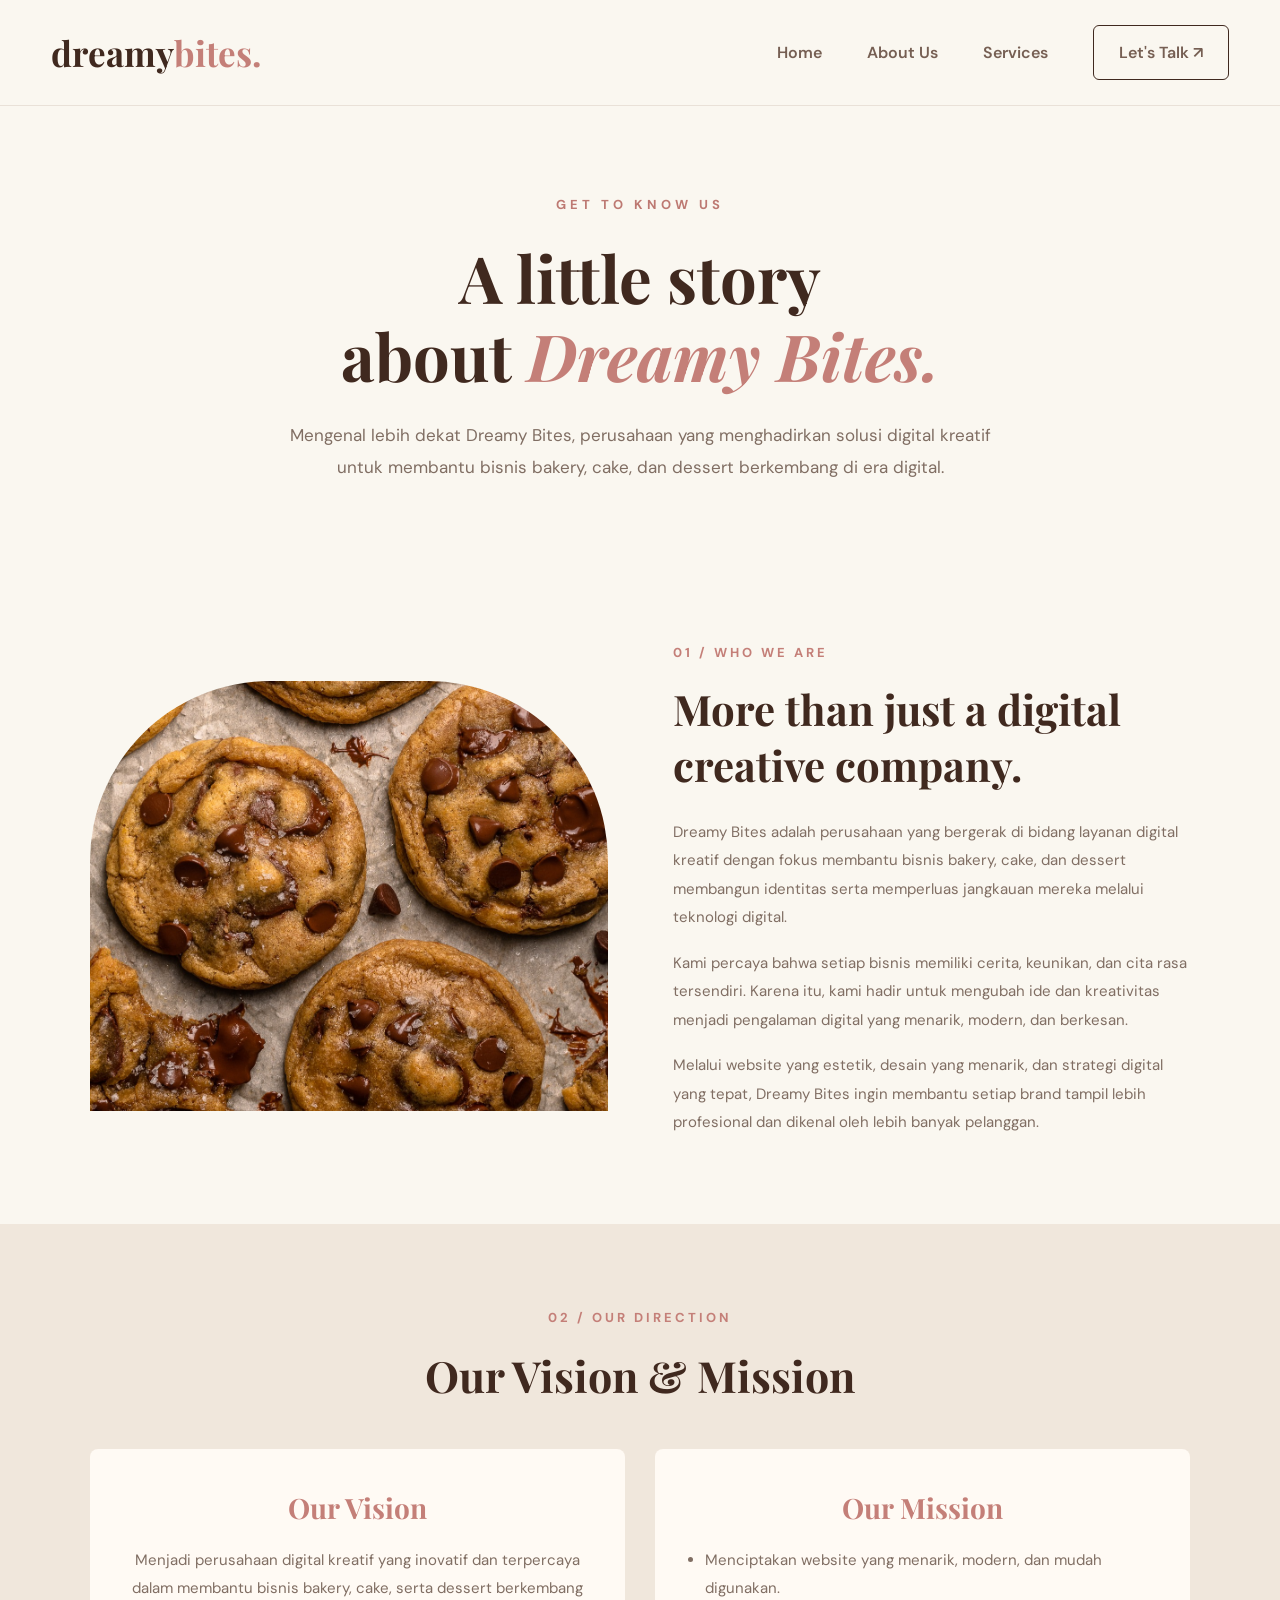
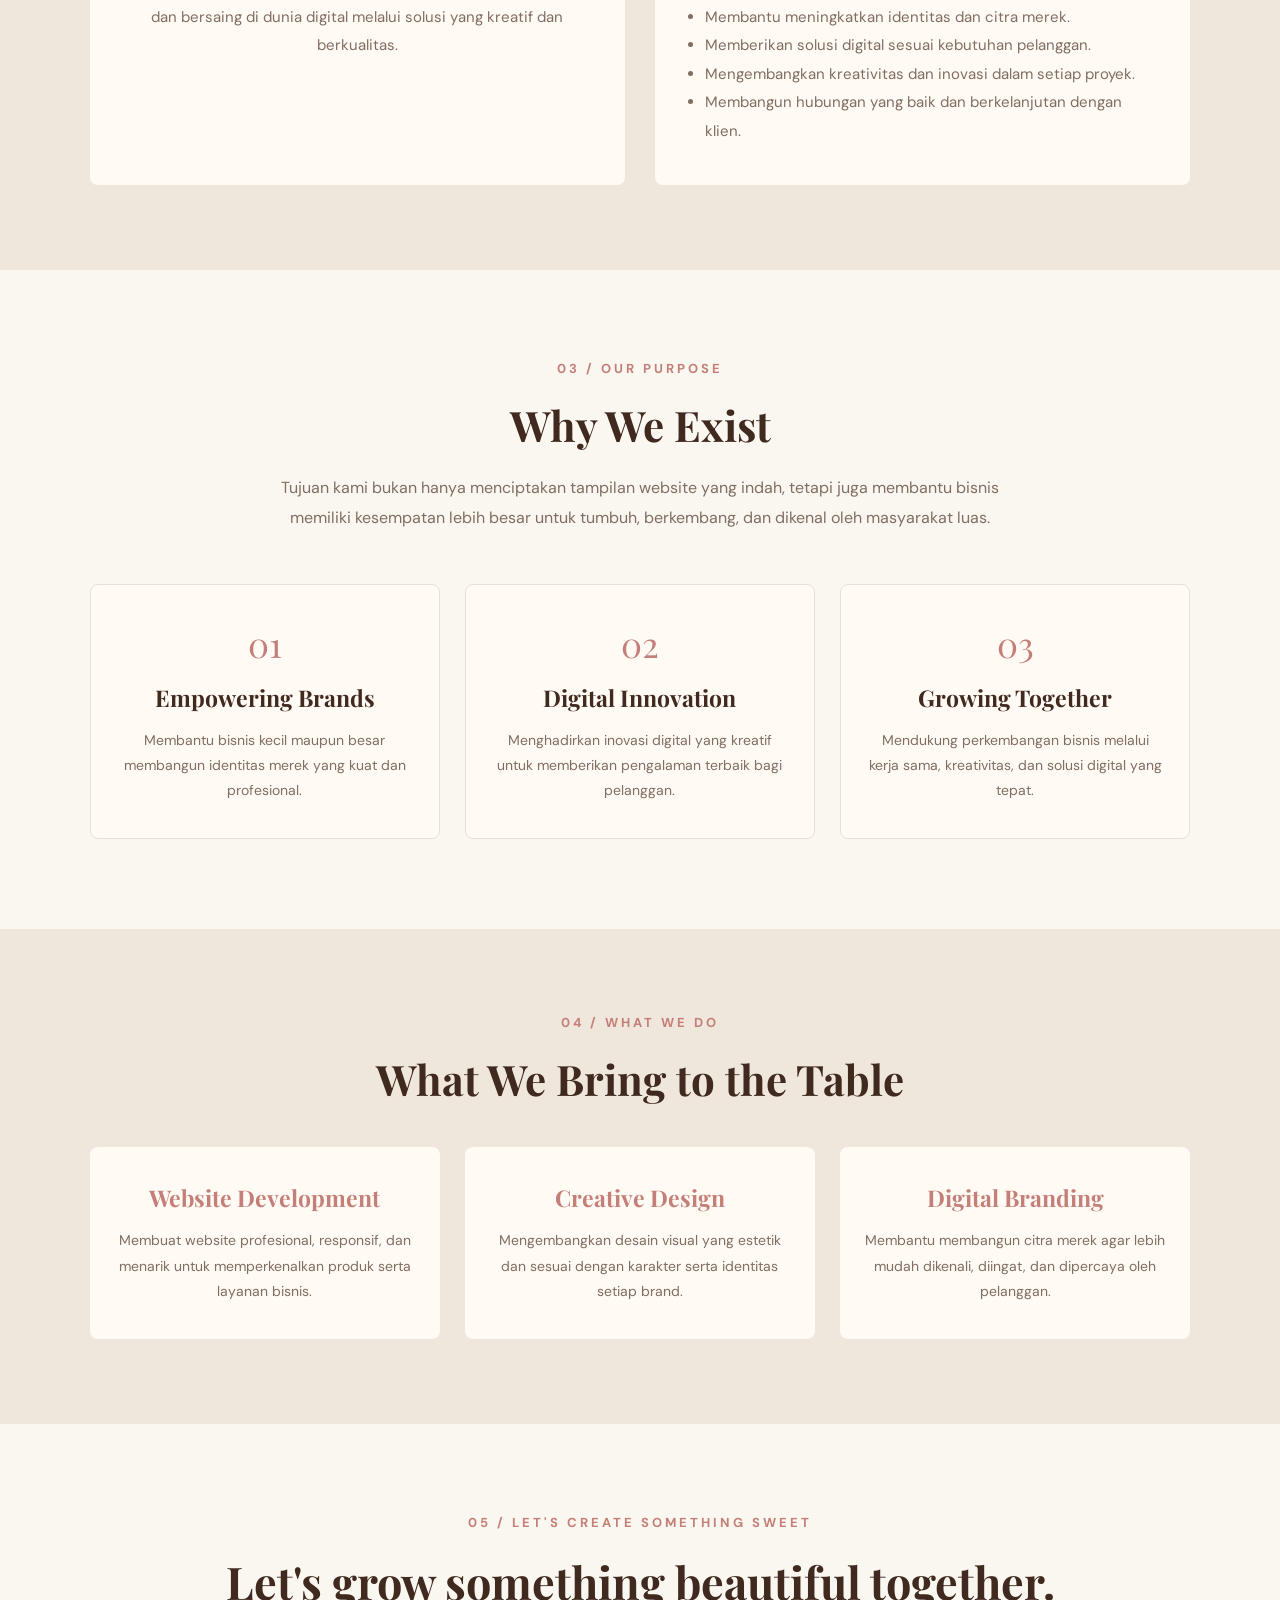
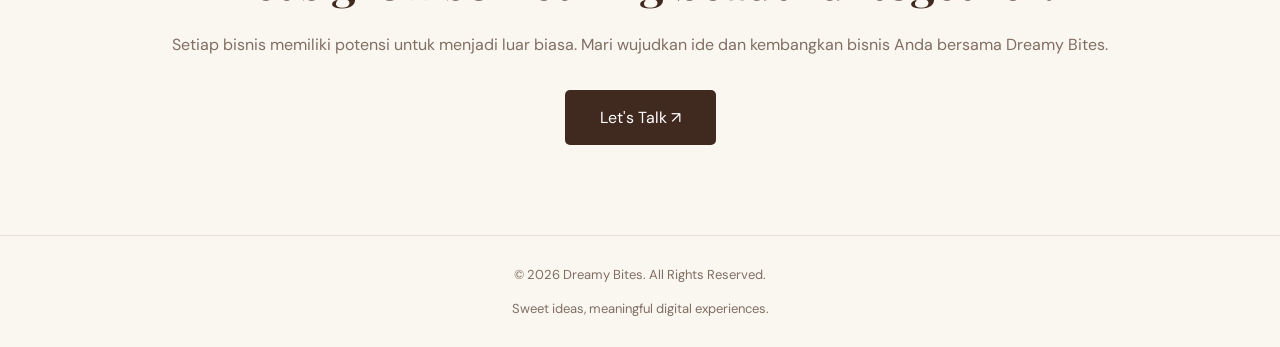
<file: tentang.html>
<!DOCTYPE html>
<html lang="id">
<head>
    <meta charset="UTF-8">
    <meta name="viewport" content="width=device-width, initial-scale=1.0">
    <title>About Us | Dreamy Bites</title>

    <link href="https://fonts.googleapis.com/css2?family=DM+Sans:wght@400;500;600;700&family=Playfair+Display:ital,wght@0,500;0,600;0,700;1,500;1,600&display=swap" rel="stylesheet">

    <style>
        * {
            margin: 0;
            padding: 0;
            box-sizing: border-box;
        }

        body {
            background: #faf7f0;
            color: #40291f;
            font-family: 'DM Sans', sans-serif;
        }

        /* NAVBAR */
        header {
            display: flex;
            justify-content: space-between;
            align-items: center;
            padding: 25px 4%;
            border-bottom: 1px solid #e9e1d8;
        }

        .logo {
            font-family: 'Playfair Display', serif;
            font-size: 35px;
            font-weight: bold;
        }

        .logo span {
            color: #c47f78;
        }

        nav {
            display: flex;
            align-items: center;
            gap: 45px;
        }

        nav a {
            text-decoration: none;
            color: #765f53;
            font-weight: 600;
            transition: 0.3s;
        }

        nav a:hover {
            color: #c47f78;
        }

        .talk {
            border: 1px solid #40291f;
            padding: 16px 25px;
            border-radius: 6px;
        }

        /* HERO */
        .hero {
            padding: 90px 7%;
            text-align: center;
        }

        .subtitle {
            color: #bd7972;
            letter-spacing: 4px;
            font-size: 13px;
            font-weight: bold;
            margin-bottom: 25px;
        }

        .hero h1 {
            font-family: 'Playfair Display', serif;
            font-size: 65px;
            line-height: 1.2;
            margin-bottom: 25px;
        }

        .hero h1 span {
            color: #c47f78;
            font-style: italic;
        }

        .hero p {
            color: #806e63;
            font-size: 17px;
            line-height: 1.9;
            max-width: 750px;
            margin: auto;
        }

        /* ABOUT */
        .about {
            display: flex;
            align-items: center;
            gap: 65px;
            padding: 70px 7%;
        }

        .about-image {
            flex: 1;
        }

        .about-image img {
            width: 100%;
            height: 430px;
            object-fit: cover;
            border-radius: 180px 180px 0 0;
        }

        .about-content {
            flex: 1;
        }

        .section-label {
            color: #c47f78;
            letter-spacing: 3px;
            font-size: 13px;
            font-weight: bold;
            margin-bottom: 20px;
        }

        .about-content h2,
        .section-title {
            font-family: 'Playfair Display', serif;
            font-size: 42px;
            margin-bottom: 25px;
        }

        .about-content p {
            color: #806e63;
            line-height: 1.9;
            margin-bottom: 17px;
            font-size: 15px;
        }

        /* VISI MISI */
        .vision {
            padding: 85px 7%;
            background: #f0e7dc;
            text-align: center;
        }

        .vision h2 {
            font-family: 'Playfair Display', serif;
            font-size: 43px;
            margin-bottom: 45px;
        }

        .vision-container {
            display: flex;
            gap: 30px;
        }

        .vision-card {
            flex: 1;
            background: #fffaf4;
            padding: 40px 30px;
            border-radius: 8px;
        }

        .vision-card h3 {
            color: #c47f78;
            font-family: 'Playfair Display', serif;
            font-size: 28px;
            margin-bottom: 20px;
        }

        .vision-card p,
        .vision-card li {
            color: #806e63;
            line-height: 1.9;
            font-size: 15px;
        }

        .vision-card ul {
            text-align: left;
            padding-left: 20px;
        }

        /* PURPOSE */
        .purpose {
            padding: 90px 7%;
            text-align: center;
        }

        .purpose h2 {
            font-family: 'Playfair Display', serif;
            font-size: 42px;
            margin-bottom: 20px;
        }

        .purpose > p {
            color: #806e63;
            max-width: 750px;
            margin: auto;
            line-height: 1.9;
        }

        .purpose-container {
            display: grid;
            grid-template-columns: repeat(3, 1fr);
            gap: 25px;
            margin-top: 50px;
        }

        .purpose-card {
            padding: 35px 25px;
            background: #fffaf4;
            border: 1px solid #eadfd4;
            border-radius: 8px;
        }

        .purpose-card .number {
            font-family: 'Playfair Display', serif;
            color: #c47f78;
            font-size: 35px;
        }

        .purpose-card h3 {
            font-family: 'Playfair Display', serif;
            font-size: 23px;
            margin: 15px 0;
        }

        .purpose-card p {
            color: #806e63;
            line-height: 1.8;
            font-size: 14px;
        }

        /* SERVICES */
        .services {
            background: #f0e7dc;
            padding: 85px 7%;
            text-align: center;
        }

        .services h2 {
            font-family: 'Playfair Display', serif;
            font-size: 42px;
            margin-bottom: 40px;
        }

        .service-container {
            display: grid;
            grid-template-columns: repeat(3, 1fr);
            gap: 25px;
        }

        .service-card {
            background: #fffaf4;
            padding: 35px 25px;
            border-radius: 8px;
        }

        .service-card h3 {
            color: #c47f78;
            font-family: 'Playfair Display', serif;
            font-size: 23px;
            margin-bottom: 15px;
        }

        .service-card p {
            color: #806e63;
            line-height: 1.8;
            font-size: 14px;
        }

        /* CTA */
        .contact {
            padding: 90px 20px;
            text-align: center;
        }

        .contact h2 {
            font-family: 'Playfair Display', serif;
            font-size: 45px;
            margin-bottom: 20px;
        }

        .contact p {
            color: #806e63;
            margin-bottom: 30px;
            line-height: 1.8;
        }

        .contact a {
            display: inline-block;
            text-decoration: none;
            background: #40291f;
            color: white;
            padding: 17px 35px;
            border-radius: 5px;
            transition: 0.3s;
        }

        .contact a:hover {
            background: #c47f78;
        }

        /* FOOTER */
        footer {
            padding: 30px;
            text-align: center;
            border-top: 1px solid #e9e1d8;
            color: #806e63;
            font-size: 13px;
        }

        /* RESPONSIVE */
        @media (max-width: 768px) {
            header {
                flex-direction: column;
                gap: 20px;
            }

            nav {
                gap: 15px;
                flex-wrap: wrap;
                justify-content: center;
            }

            .hero h1 {
                font-size: 42px;
            }

            .about {
                flex-direction: column;
            }

            .about-image img {
                height: 300px;
            }

            .vision-container {
                flex-direction: column;
            }

            .purpose-container,
            .service-container {
                grid-template-columns: 1fr;
            }

            .about-content h2,
            .section-title,
            .vision h2,
            .purpose h2,
            .services h2 {
                font-size: 32px;
            }
        }
    </style>
</head>

<body>

    <!-- NAVBAR -->
    <header>
        <div class="logo">dreamy<span>bites.</span></div>

        <nav>
            <a href="index.html">Home</a>
            <a href="about.html">About Us</a>
            <a href="services.html">Services</a>
            <a href="contact.html" class="talk">Let's Talk ↗</a>
        </nav>
    </header>

    <!-- HERO -->
    <section class="hero">
        <div class="subtitle">GET TO KNOW US</div>

        <h1>
            A little story<br>
            about <span>Dreamy Bites.</span>
        </h1>

        <p>
            Mengenal lebih dekat Dreamy Bites, perusahaan yang
            menghadirkan solusi digital kreatif untuk membantu
            bisnis bakery, cake, dan dessert berkembang di era digital.
        </p>
    </section>

    <!-- ABOUT COMPANY -->
    <section class="about">

        <div class="about-image">
            <img src="assets/image/soft-batch-chocolate-chip-cookies.png" alt="Dreamy Bites Cookies">
        </div>

        <div class="about-content">
            <div class="section-label">01 / WHO WE ARE</div>

            <h2>
                More than just a digital creative company.
            </h2>

            <p>
                Dreamy Bites adalah perusahaan yang bergerak di bidang
                layanan digital kreatif dengan fokus membantu bisnis
                bakery, cake, dan dessert membangun identitas serta
                memperluas jangkauan mereka melalui teknologi digital.
            </p>

            <p>
                Kami percaya bahwa setiap bisnis memiliki cerita,
                keunikan, dan cita rasa tersendiri. Karena itu,
                kami hadir untuk mengubah ide dan kreativitas menjadi
                pengalaman digital yang menarik, modern, dan berkesan.
            </p>

            <p>
                Melalui website yang estetik, desain yang menarik,
                dan strategi digital yang tepat, Dreamy Bites ingin
                membantu setiap brand tampil lebih profesional
                dan dikenal oleh lebih banyak pelanggan.
            </p>
        </div>

    </section>

    <!-- VISION MISSION -->
    <section class="vision">

        <div class="section-label">02 / OUR DIRECTION</div>

        <h2>Our Vision & Mission</h2>

        <div class="vision-container">

            <div class="vision-card">
                <h3>Our Vision</h3>
                <p>
                    Menjadi perusahaan digital kreatif yang inovatif
                    dan terpercaya dalam membantu bisnis bakery,
                    cake, serta dessert berkembang dan bersaing
                    di dunia digital melalui solusi yang kreatif
                    dan berkualitas.
                </p>
            </div>

            <div class="vision-card">
                <h3>Our Mission</h3>
                <ul>
                    <li>Menciptakan website yang menarik, modern, dan mudah digunakan.</li>
                    <li>Membantu meningkatkan identitas dan citra merek.</li>
                    <li>Memberikan solusi digital sesuai kebutuhan pelanggan.</li>
                    <li>Mengembangkan kreativitas dan inovasi dalam setiap proyek.</li>
                    <li>Membangun hubungan yang baik dan berkelanjutan dengan klien.</li>
                </ul>
            </div>

        </div>
    </section>

    <!-- PURPOSE -->
    <section class="purpose">

        <div class="section-label">03 / OUR PURPOSE</div>

        <h2>Why We Exist</h2>

        <p>
            Tujuan kami bukan hanya menciptakan tampilan website yang indah,
            tetapi juga membantu bisnis memiliki kesempatan lebih besar
            untuk tumbuh, berkembang, dan dikenal oleh masyarakat luas.
        </p>

        <div class="purpose-container">

            <div class="purpose-card">
                <div class="number">01</div>
                <h3>Empowering Brands</h3>
                <p>
                    Membantu bisnis kecil maupun besar membangun
                    identitas merek yang kuat dan profesional.
                </p>
            </div>

            <div class="purpose-card">
                <div class="number">02</div>
                <h3>Digital Innovation</h3>
                <p>
                    Menghadirkan inovasi digital yang kreatif
                    untuk memberikan pengalaman terbaik bagi pelanggan.
                </p>
            </div>

            <div class="purpose-card">
                <div class="number">03</div>
                <h3>Growing Together</h3>
                <p>
                    Mendukung perkembangan bisnis melalui kerja sama,
                    kreativitas, dan solusi digital yang tepat.
                </p>
            </div>

        </div>
    </section>

    <!-- SERVICES -->
    <section class="services">

        <div class="section-label">04 / WHAT WE DO</div>

        <h2>What We Bring to the Table</h2>

        <div class="service-container">

            <div class="service-card">
                <h3>Website Development</h3>
                <p>
                    Membuat website profesional, responsif,
                    dan menarik untuk memperkenalkan produk
                    serta layanan bisnis.
                </p>
            </div>

            <div class="service-card">
                <h3>Creative Design</h3>
                <p>
                    Mengembangkan desain visual yang estetik
                    dan sesuai dengan karakter serta identitas
                    setiap brand.
                </p>
            </div>

            <div class="service-card">
                <h3>Digital Branding</h3>
                <p>
                    Membantu membangun citra merek agar lebih
                    mudah dikenali, diingat, dan dipercaya
                    oleh pelanggan.
                </p>
            </div>

        </div>
    </section>

    <!-- CONTACT -->
    <section class="contact">

        <div class="section-label">05 / LET'S CREATE SOMETHING SWEET</div>

        <h2>Let's grow something beautiful together.</h2>

        <p>
            Setiap bisnis memiliki potensi untuk menjadi luar biasa.
            Mari wujudkan ide dan kembangkan bisnis Anda bersama Dreamy Bites.
        </p>

        <a href="contact.html">Let's Talk ↗</a>

    </section>

    <!-- FOOTER -->
    <footer>
        © 2026 Dreamy Bites. All Rights Reserved.
        <br><br>
        Sweet ideas, meaningful digital experiences.
    </footer>

</body>
</html>
</file>
